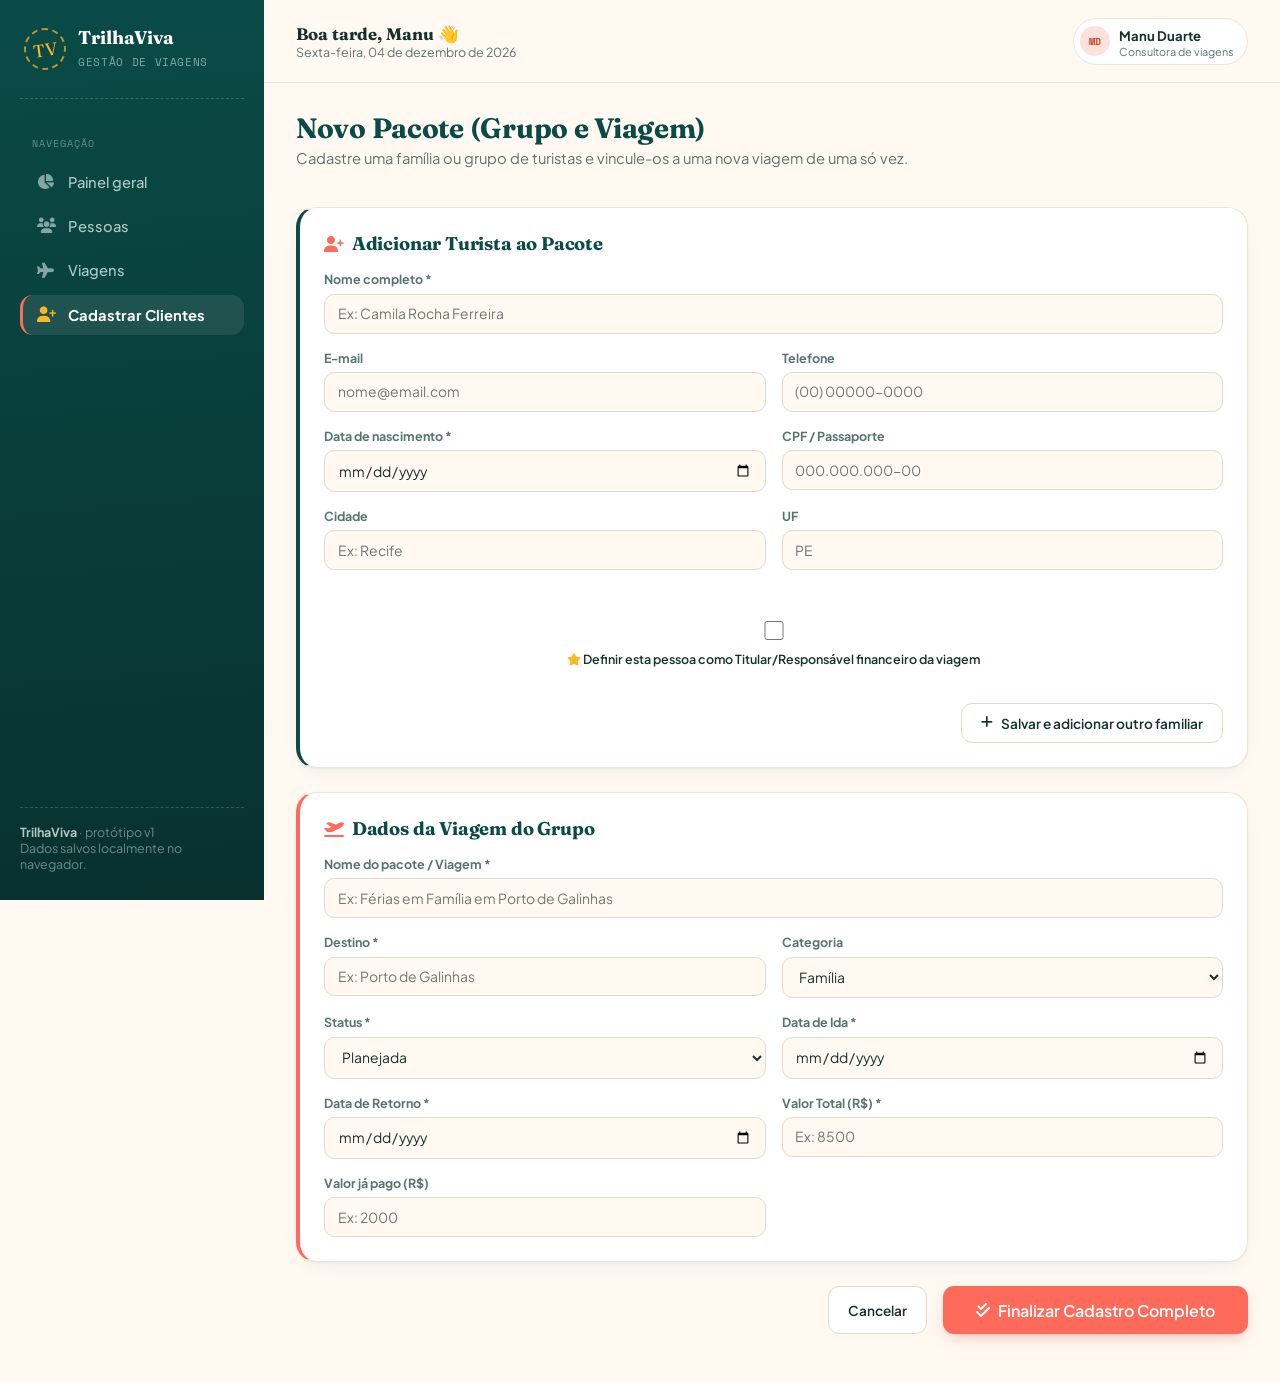
<file: cadastro_turista.html>
<!DOCTYPE html>
<html lang="pt-BR">
<head>
  <meta charset="UTF-8">
  <meta name="viewport" content="width=device-width, initial-scale=1.0">
  <title>Cadastro de Pacote · TrilhaViva</title>

  <link rel="preconnect" href="https://fonts.googleapis.com">
  <link href="https://fonts.googleapis.com/css2?family=Fraunces:ital,wght@0,300..900;1,300..900&family=Plus+Jakarta+Sans:wght@400;500;600;700;800&family=Space+Mono:wght@400;700&display=swap" rel="stylesheet">
  <link rel="stylesheet" href="https://cdnjs.cloudflare.com/ajax/libs/font-awesome/6.5.1/css/all.min.css">
  <link rel="stylesheet" href="style.css">
</head>
<body>

<div class="app-shell">

  <!-- ===================== SIDEBAR ===================== -->
  <aside class="sidebar" id="sidebar">
    <div class="sidebar-brand">
      <div class="brand-stamp">TV</div>
      <div class="sidebar-brand-text">
        <strong>TrilhaViva</strong>
        <small>Gestão de viagens</small>
      </div>
    </div>

    <nav class="sidebar-nav">
      <span class="sidebar-nav-label">Navegação</span>
      <a href="index.html" class="nav-item" data-nav="dashboard"><i class="fa-solid fa-chart-pie"></i> Painel geral</a>
      <a href="pessoas.html" class="nav-item" data-nav="pessoas"><i class="fa-solid fa-users"></i> Pessoas</a>
      <a href="viagens.html" class="nav-item" data-nav="viagens"><i class="fa-solid fa-plane"></i> Viagens</a>
      <a href="cadastro_turista.html" class="nav-item" data-nav="cadastro_turista"><i class="fa-solid fa-user-plus"></i> Cadastrar Clientes</a>
    </nav>

    <div class="sidebar-footer">
      <strong>TrilhaViva</strong> · protótipo v1<br>
      Dados salvos localmente no navegador.
    </div>
  </aside>
  <div id="sidebar-overlay"></div>

  <!-- ===================== CONTEÚDO ===================== -->
  <div class="main-content">

    <header class="topbar">
      <button class="mobile-menu-btn" id="mobile-menu-btn"><i class="fa-solid fa-bars"></i></button>

      <div class="topbar-greeting">
        <strong id="greeting-text">Olá 👋</strong>
        <small id="greeting-date"></small>
      </div>
      
      <!-- Espaçador -->
      <div style="flex:1;"></div>

      <div class="topbar-actions">
        <div class="user-chip">
          <span class="avatar-circle avatar-sm" style="background:#FFE1DC;color:#D8452F;">MD</span>
          <span>
            <strong>Manu Duarte</strong>
            <small>Consultora de viagens</small>
          </span>
        </div>
      </div>
    </header>

    <main class="page-content">

      <div class="page-header">
        <h1>Novo Pacote (Grupo e Viagem)</h1>
        <p>Cadastre uma família ou grupo de turistas e vincule-os a uma nova viagem de uma só vez.</p>
      </div>

      <form id="form-pacote">
        
        <!-- VISUALIZAÇÃO DO GRUPO TEMPORÁRIO -->
        <div id="grupo-adicionado" class="filter-chip-group" style="margin-bottom: 1rem;">
          <!-- Turistas adicionados aparecerão aqui -->
        </div>

        <!-- DADOS DO TURISTA -->
        <section class="panel" style="margin-bottom: 1.5rem; border-left: 4px solid var(--ocean-deep);">
          <h3 class="section-title"><i class="fa-solid fa-user-plus"></i> Adicionar Turista ao Pacote</h3>
          
          <div class="form-grid">
            <div class="form-field full">
              <label for="t-nome">Nome completo *</label>
              <input type="text" id="t-nome" placeholder="Ex: Camila Rocha Ferreira">
            </div>
            <div class="form-field">
              <label for="t-email">E-mail</label>
              <input type="email" id="t-email" placeholder="nome@email.com">
            </div>
            <div class="form-field">
              <label for="t-telefone">Telefone</label>
              <input type="text" id="t-telefone" placeholder="(00) 00000-0000">
            </div>
            <div class="form-field">
              <label for="t-nascimento">Data de nascimento *</label>
              <input type="date" id="t-nascimento">
            </div>
            <div class="form-field">
              <label for="t-documento">CPF / Passaporte</label>
              <input type="text" id="t-documento" placeholder="000.000.000-00">
            </div>
            <div class="form-field">
              <label for="t-cidade">Cidade</label>
              <input type="text" id="t-cidade" placeholder="Ex: Recife">
            </div>
            <div class="form-field">
              <label for="t-uf">UF</label>
              <input type="text" id="t-uf" maxlength="2" placeholder="PE" style="text-transform:uppercase;">
            </div>
            <div class="form-field full" style="display: flex; align-items: center; gap: 0.5rem; margin-top: 1rem; background: var(--bg-color); padding: 1rem; border-radius: 8px;">
              <input type="checkbox" id="t-responsavel" style="width: 1.2rem; height: 1.2rem; cursor: pointer;">
              <label for="t-responsavel" style="margin: 0; cursor: pointer; color: var(--text-dark); font-weight: 600;">
                <i class="fa-solid fa-star" style="color: #FFB627;"></i> Definir esta pessoa como Titular/Responsável financeiro da viagem
              </label>
            </div>
          </div>

          <div style="margin-top: 1.25rem; display: flex; justify-content: flex-end;">
            <button type="button" class="btn btn-secondary" id="btn-add-turista">
              <i class="fa-solid fa-plus"></i> Salvar e adicionar outro familiar
            </button>
          </div>
        </section>

        <!-- DADOS DA VIAGEM -->
        <section class="panel" style="margin-bottom: 1.5rem; border-left: 4px solid var(--coral);">
          <h3 class="section-title"><i class="fa-solid fa-plane-departure"></i> Dados da Viagem do Grupo</h3>
          
          <div class="form-grid">
            <div class="form-field full">
              <label for="v-nome">Nome do pacote / Viagem *</label>
              <input type="text" id="v-nome" required placeholder="Ex: Férias em Família em Porto de Galinhas">
            </div>
            <div class="form-field">
              <label for="v-destino">Destino *</label>
              <input type="text" id="v-destino" required placeholder="Ex: Porto de Galinhas">
            </div>
            <div class="form-field">
              <label for="v-categoria">Categoria</label>
              <select id="v-categoria">
                <option value="Praia">Praia</option>
                <option value="Aventura">Aventura</option>
                <option value="Família" selected>Família</option>
                <option value="Lua de Mel">Lua de Mel</option>
                <option value="Internacional">Internacional</option>
              </select>
            </div>
            <div class="form-field">
              <label for="v-status">Status *</label>
              <select id="v-status">
                <option value="Planejada" selected>Planejada</option>
                <option value="Confirmada">Confirmada</option>
                <option value="Em andamento">Em andamento</option>
                <option value="Concluída">Concluída</option>
                <option value="Cancelada">Cancelada</option>
              </select>
            </div>
            <div class="form-field">
              <label for="v-data-inicio">Data de Ida *</label>
              <input type="date" id="v-data-inicio" required>
            </div>
            <div class="form-field">
              <label for="v-data-fim">Data de Retorno *</label>
              <input type="date" id="v-data-fim" required>
            </div>
            <div class="form-field">
              <label for="v-valor">Valor Total (R$) *</label>
              <input type="number" id="v-valor" required placeholder="Ex: 8500">
            </div>
            <div class="form-field">
              <label for="v-pago">Valor já pago (R$)</label>
              <input type="number" id="v-pago" placeholder="Ex: 2000">
            </div>
          </div>
        </section>

        <!-- FINALIZAR -->
        <div style="display: flex; justify-content: flex-end; gap: 1rem;">
          <a href="index.html" class="btn btn-secondary">Cancelar</a>
          <button type="submit" class="btn btn-primary" style="padding: .8rem 2rem; font-size: 1rem;">
            <i class="fa-solid fa-check-double"></i> Finalizar Cadastro Completo
          </button>
        </div>

      </form>

    </main>
  </div>
</div>

<div id="toast-container"></div>

<script src="db.js"></script>
<script src="utils.js"></script>
<script src="layout.js"></script>
<script src="cadastro_turista.js"></script> <!-- Script que criaremos abaixo -->
<script>
  document.addEventListener('DOMContentLoaded', () => {
    initSidebarActiveState('cadastro_turista');
  });
</script>
</body>
</html>
</file>
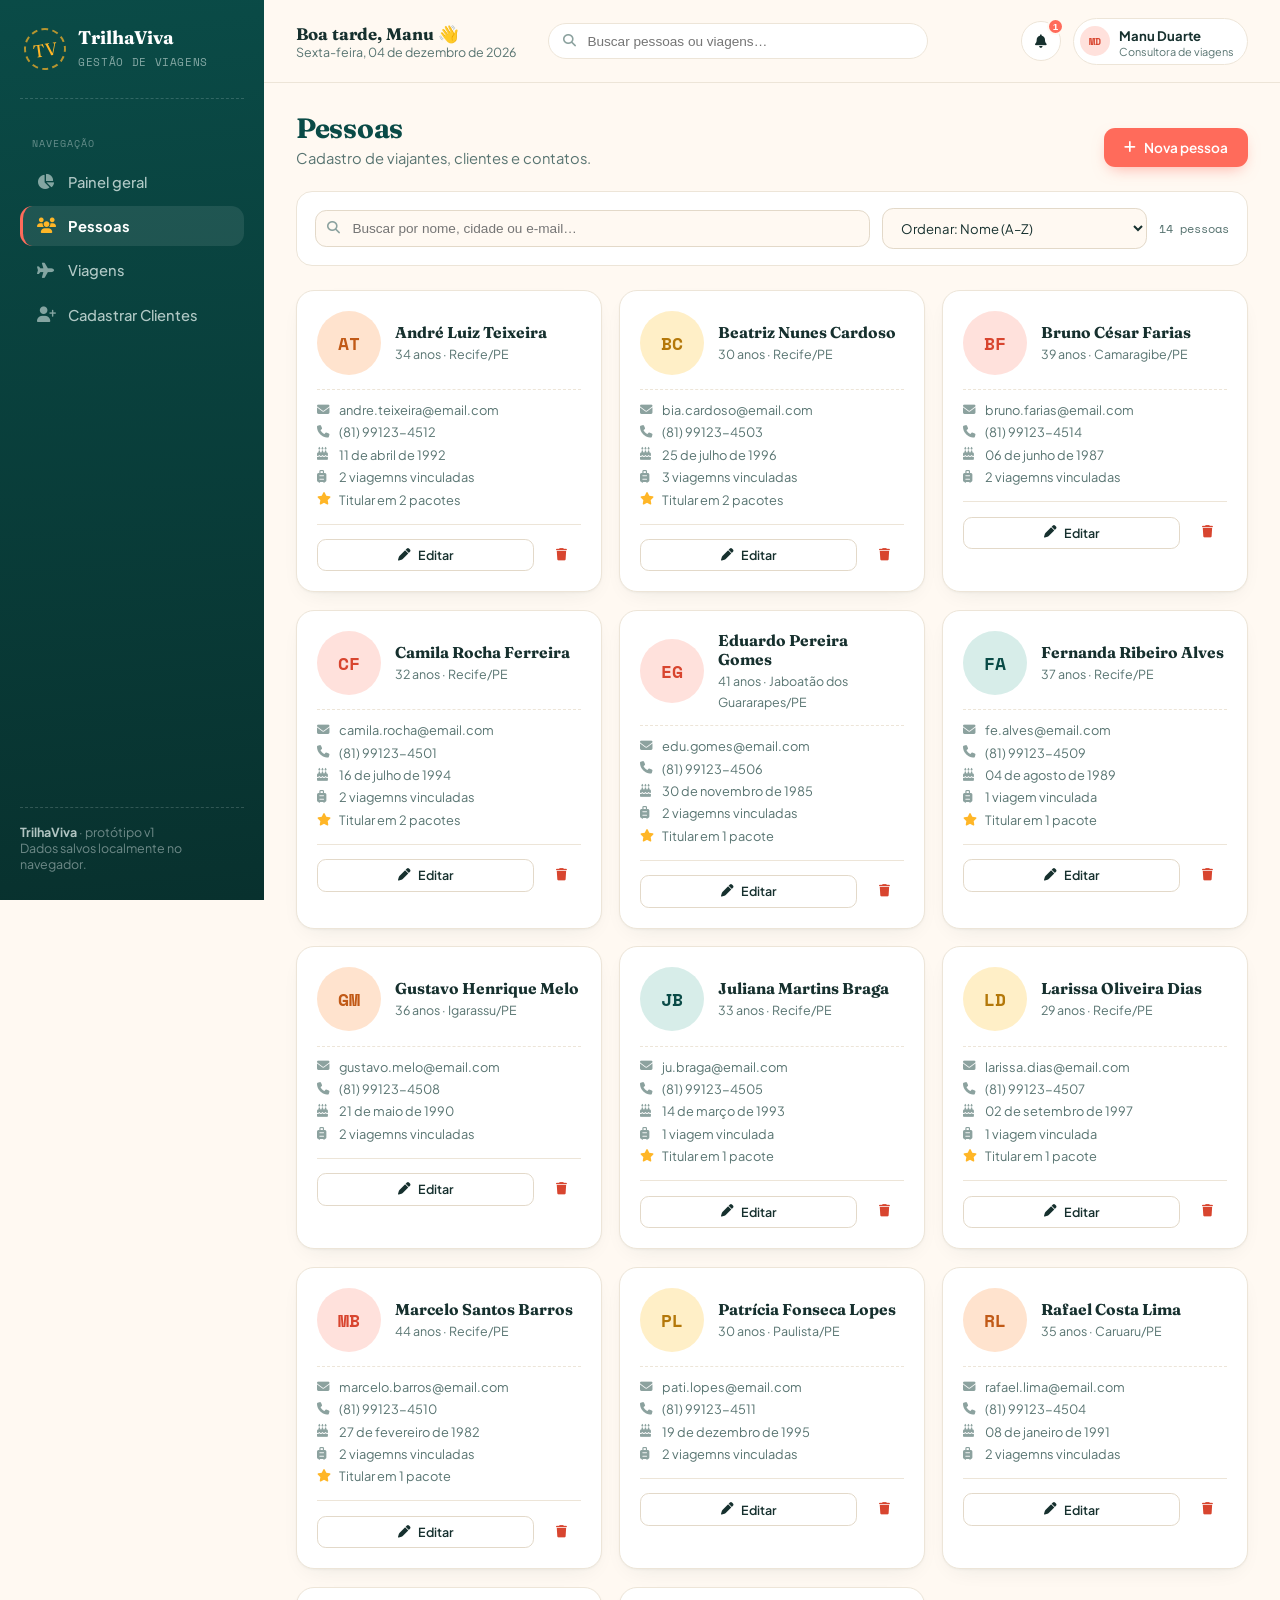
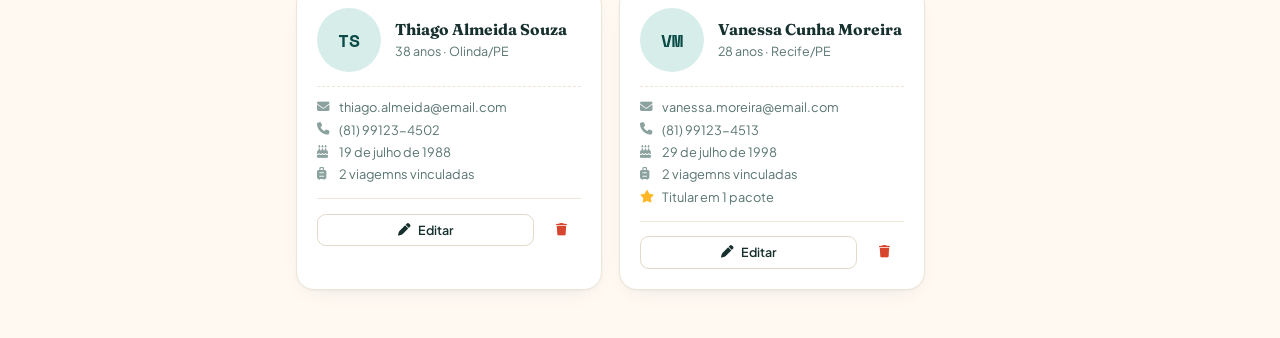
<file: pessoas.html>
<!DOCTYPE html>
<html lang="pt-BR">
<head>
<meta charset="UTF-8">
<meta name="viewport" content="width=device-width, initial-scale=1.0">
<title>Pessoas · TrilhaViva</title>

<link rel="preconnect" href="https://fonts.googleapis.com">
<link href="https://fonts.googleapis.com/css2?family=Fraunces:ital,wght@0,300..900;1,300..900&family=Plus+Jakarta+Sans:wght@400;500;600;700;800&family=Space+Mono:wght@400;700&display=swap" rel="stylesheet">
<link rel="stylesheet" href="https://cdnjs.cloudflare.com/ajax/libs/font-awesome/6.5.1/css/all.min.css">
<link rel="stylesheet" href="style.css">
</head>
<body>

<div class="app-shell">

  <!-- ===================== SIDEBAR ===================== -->
  <aside class="sidebar" id="sidebar">
    <div class="sidebar-brand">
      <div class="brand-stamp">TV</div>
      <div class="sidebar-brand-text">
        <strong>TrilhaViva</strong>
        <small>Gestão de viagens</small>
      </div>
    </div>

    <nav class="sidebar-nav">
        <span class="sidebar-nav-label">Navegação</span>
        <a href="index.html" class="nav-item" data-nav="dashboard"><i class="fa-solid fa-chart-pie"></i> Painel geral</a>
        <a href="pessoas.html" class="nav-item" data-nav="pessoas"><i class="fa-solid fa-users"></i> Pessoas</a>
        <a href="viagens.html" class="nav-item" data-nav="viagens"><i class="fa-solid fa-plane"></i> Viagens</a>
        <a href="cadastro_turista.html" class="nav-item" data-nav="cadastro_turista"><i class="fa-solid fa-user-plus"></i> Cadastrar Clientes</a>
    </nav>

    <div class="sidebar-footer">
      <strong>TrilhaViva</strong> · protótipo v1<br>
      Dados salvos localmente no navegador.
    </div>
  </aside>
  <div id="sidebar-overlay"></div>

  <!-- ===================== CONTEÚDO ===================== -->
  <div class="main-content">

    <header class="topbar">
      <button class="mobile-menu-btn" id="mobile-menu-btn"><i class="fa-solid fa-bars"></i></button>

      <div class="topbar-greeting">
        <strong id="greeting-text">Olá 👋</strong>
        <small id="greeting-date"></small>
      </div>

      <div class="topbar-search">
        <i class="fa-solid fa-magnifying-glass"></i>
        <input type="text" id="global-search" placeholder="Buscar pessoas ou viagens…">
      </div>

      <div class="topbar-actions">
        <div style="position:relative;">
          <button class="icon-btn" id="notif-bell-btn" aria-label="Notificações">
            <i class="fa-solid fa-bell"></i>
            <span class="notif-badge hidden" id="notif-badge">0</span>
          </button>
          <div class="notif-dropdown" id="notif-dropdown">
            <div class="notif-dropdown-header"><i class="fa-solid fa-cake-candles"></i> Próximos aniversários</div>
            <div class="notif-list" id="notif-list"></div>
          </div>
        </div>
        <div class="user-chip">
          <span class="avatar-circle avatar-sm" style="background:#FFE1DC;color:#D8452F;">MD</span>
          <span>
            <strong>Manu Duarte</strong>
            <small>Consultora de viagens</small>
          </span>
        </div>
      </div>
    </header>

    <main class="page-content">

      <div class="page-header" style="display:flex;align-items:flex-end;justify-content:space-between;gap:1rem;flex-wrap:wrap;">
        <div>
          <h1>Pessoas</h1>
          <p>Cadastro de viajantes, clientes e contatos.</p>
        </div>
        <button class="btn btn-primary" id="btn-nova-pessoa"><i class="fa-solid fa-plus"></i> Nova pessoa</button>
      </div>

      <!-- TOOLBAR -->
      <div class="toolbar">
        <div class="toolbar-search">
          <i class="fa-solid fa-magnifying-glass"></i>
          <input type="text" id="pessoas-busca" placeholder="Buscar por nome, cidade ou e-mail…">
        </div>
        <select id="pessoas-ordenar">
          <option value="nome">Ordenar: Nome (A–Z)</option>
          <option value="aniversario">Ordenar: Aniversário mais próximo</option>
          <option value="cidade">Ordenar: Cidade</option>
          <option value="recentes">Ordenar: Cadastro recente</option>
        </select>
        <span class="toolbar-count" id="pessoas-count"></span>
      </div>

      <!-- GRID -->
      <section class="pessoas-grid" id="pessoas-grid"></section>

    </main>
  </div>
</div>

<!-- ===================== MODAL: NOVA / EDITAR PESSOA ===================== -->
<div class="modal-overlay" id="pessoa-modal">
  <div class="modal-box">
    <div class="modal-header">
      <h3 id="pessoa-modal-title">Nova pessoa</h3>
      <button class="modal-close" data-close-modal="pessoa-modal"><i class="fa-solid fa-xmark"></i></button>
    </div>
    <form id="pessoa-form">
      <div class="modal-body">
        <div class="form-grid">
          <div class="form-field full">
            <label for="f-nome">Nome completo *</label>
            <input type="text" id="f-nome" required placeholder="Ex: Camila Rocha Ferreira">
          </div>
          <div class="form-field">
            <label for="f-email">E-mail</label>
            <input type="email" id="f-email" placeholder="nome@email.com">
          </div>
          <div class="form-field">
            <label for="f-telefone">Telefone</label>
            <input type="text" id="f-telefone" placeholder="(00) 00000-0000">
          </div>
          <div class="form-field">
            <label for="f-nascimento">Data de nascimento *</label>
            <input type="date" id="f-nascimento" required>
          </div>
          <div class="form-field">
            <label for="f-documento">CPF / Passaporte</label>
            <input type="text" id="f-documento" placeholder="000.000.000-00">
          </div>
          <div class="form-field">
            <label for="f-cidade">Cidade</label>
            <input type="text" id="f-cidade" placeholder="Ex: Recife">
          </div>
          <div class="form-field">
            <label for="f-uf">UF</label>
            <input type="text" id="f-uf" maxlength="2" placeholder="PE" style="text-transform:uppercase;">
          </div>
          <div class="form-field full">
            <label>Cor do avatar</label>
            <div style="display:flex;gap:.6rem;" id="f-avatar-color-group">
              <label class="checkbox-person" style="padding:0;"><input type="radio" name="avatarColor" value="teal" checked> <span class="avatar-circle avatar-sm" style="background:#D7EDE9;color:#0A4B47;">Aa</span></label>
              <label class="checkbox-person" style="padding:0;"><input type="radio" name="avatarColor" value="coral"> <span class="avatar-circle avatar-sm" style="background:#FFE1DC;color:#D8452F;">Aa</span></label>
              <label class="checkbox-person" style="padding:0;"><input type="radio" name="avatarColor" value="yellow"> <span class="avatar-circle avatar-sm" style="background:#FFEFC7;color:#B4780A;">Aa</span></label>
              <label class="checkbox-person" style="padding:0;"><input type="radio" name="avatarColor" value="papaya"> <span class="avatar-circle avatar-sm" style="background:#FFE3CE;color:#C15A17;">Aa</span></label>
            </div>
          </div>
          <div class="form-field full">
            <label for="f-observacoes">Observações</label>
            <textarea id="f-observacoes" placeholder="Preferências, restrições alimentares, documentos pendentes…"></textarea>
          </div>
        </div>
      </div>
      <div class="modal-footer" style="justify-content: space-between;">
        <button type="button" class="btn btn-secondary" data-close-modal="pessoa-modal">Cancelar</button>
        <div style="display: flex; gap: 0.5rem;">
          <button type="button" class="btn btn-secondary" id="btn-salvar-adicionar">
            <i class="fa-solid fa-plus"></i> Salvar e adicionar outra
          </button>
          <button type="submit" class="btn btn-primary" id="btn-salvar-fechar">
            <i class="fa-solid fa-check"></i> Salvar e fechar
          </button>
        </div>
      </div>
    </form>
  </div>
</div>

<!-- ===================== MODAL: CONFIRMAR EXCLUSÃO ===================== -->
<div class="modal-overlay" id="confirm-modal">
  <div class="modal-box" style="max-width:400px;">
    <div class="modal-body" style="text-align:center;padding-top:1.8rem;">
      <i class="fa-solid fa-triangle-exclamation" style="font-size:1.8rem;color:var(--coral);"></i>
      <h3 style="margin:.8rem 0 .3rem;">Remover pessoa?</h3>
      <p style="color:var(--ink-soft);font-size:.85rem;" id="confirm-modal-text">Essa ação não pode ser desfeita e ela será removida de qualquer viagem vinculada.</p>
    </div>
    <div class="modal-footer" style="justify-content:center;">
      <button class="btn btn-secondary" data-close-modal="confirm-modal">Cancelar</button>
      <button class="btn btn-primary" id="confirm-modal-btn" style="background:var(--coral-dark);">Remover</button>
    </div>
  </div>
</div>

<div id="toast-container"></div>

<script src="db.js"></script>
<script src="utils.js"></script>
<script src="layout.js"></script>
<script src="pessoas.js"></script>
<script>
  document.addEventListener('DOMContentLoaded', () => {
    initSidebarActiveState('pessoas');
  });
</script>
</body>
</html>
</file>
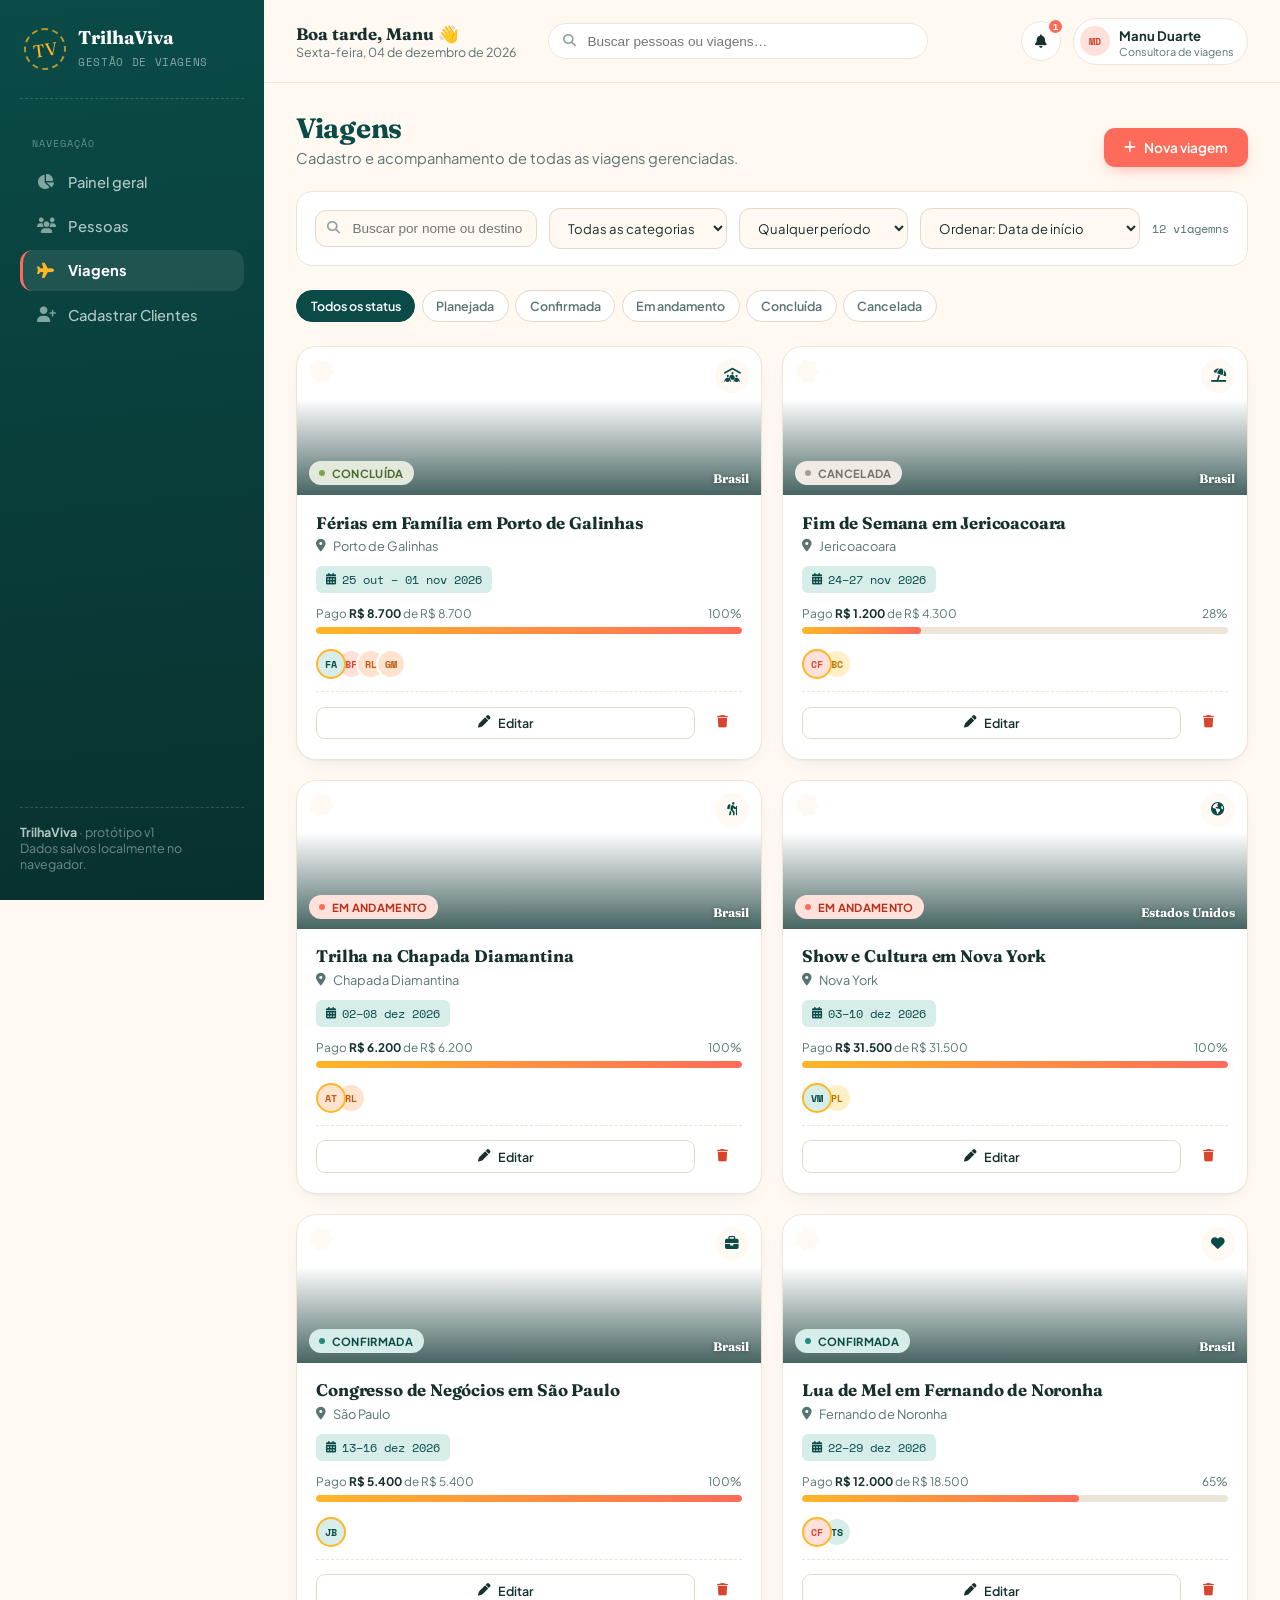
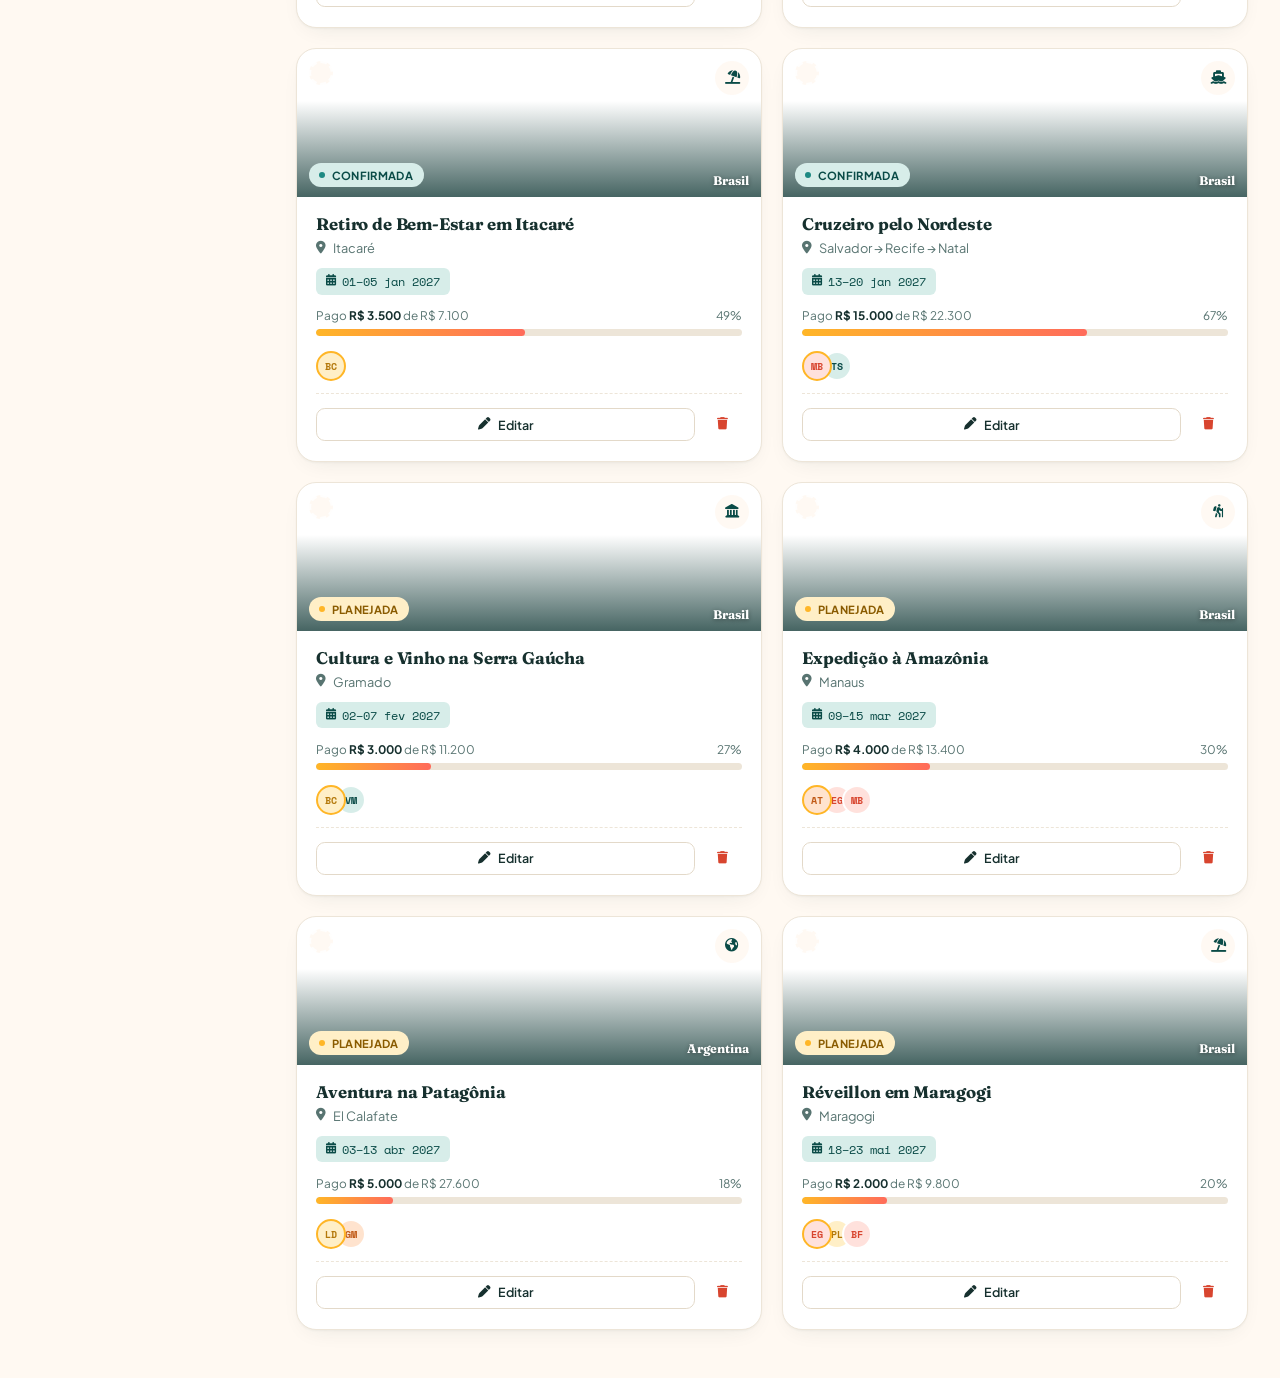
<file: viagens.html>
<!DOCTYPE html>
<html lang="pt-BR">
<head>
<meta charset="UTF-8">
<meta name="viewport" content="width=device-width, initial-scale=1.0">
<title>Viagens · TrilhaViva</title>

<link rel="preconnect" href="https://fonts.googleapis.com">
<link href="https://fonts.googleapis.com/css2?family=Fraunces:ital,wght@0,300..900;1,300..900&family=Plus+Jakarta+Sans:wght@400;500;600;700;800&family=Space+Mono:wght@400;700&display=swap" rel="stylesheet">
<link rel="stylesheet" href="https://cdnjs.cloudflare.com/ajax/libs/font-awesome/6.5.1/css/all.min.css">
<link rel="stylesheet" href="style.css">
</head>
<body>

<div class="app-shell">

  <!-- ===================== SIDEBAR ===================== -->
  <aside class="sidebar" id="sidebar">
    <div class="sidebar-brand">
      <div class="brand-stamp">TV</div>
      <div class="sidebar-brand-text">
        <strong>TrilhaViva</strong>
        <small>Gestão de viagens</small>
      </div>
    </div>

    <nav class="sidebar-nav">
      <span class="sidebar-nav-label">Navegação</span>
      <a href="index.html" class="nav-item" data-nav="dashboard"><i class="fa-solid fa-chart-pie"></i> Painel geral</a>
      <a href="pessoas.html" class="nav-item" data-nav="pessoas"><i class="fa-solid fa-users"></i> Pessoas</a>
      <a href="viagens.html" class="nav-item" data-nav="viagens"><i class="fa-solid fa-plane"></i> Viagens</a>
      <a href="cadastro_turista.html" class="nav-item" data-nav="cadastro_turista"><i class="fa-solid fa-user-plus"></i> Cadastrar Clientes</a>
    </nav>

    <div class="sidebar-footer">
      <strong>TrilhaViva</strong> · protótipo v1<br>
      Dados salvos localmente no navegador.
    </div>
  </aside>
  <div id="sidebar-overlay"></div>

  <!-- ===================== CONTEÚDO ===================== -->
  <div class="main-content">

    <header class="topbar">
      <button class="mobile-menu-btn" id="mobile-menu-btn"><i class="fa-solid fa-bars"></i></button>

      <div class="topbar-greeting">
        <strong id="greeting-text">Olá 👋</strong>
        <small id="greeting-date"></small>
      </div>

      <div class="topbar-search">
        <i class="fa-solid fa-magnifying-glass"></i>
        <input type="text" id="global-search" placeholder="Buscar pessoas ou viagens…">
      </div>

      <div class="topbar-actions">
        <div style="position:relative;">
          <button class="icon-btn" id="notif-bell-btn" aria-label="Notificações">
            <i class="fa-solid fa-bell"></i>
            <span class="notif-badge hidden" id="notif-badge">0</span>
          </button>
          <div class="notif-dropdown" id="notif-dropdown">
            <div class="notif-dropdown-header"><i class="fa-solid fa-cake-candles"></i> Próximos aniversários</div>
            <div class="notif-list" id="notif-list"></div>
          </div>
        </div>
        <div class="user-chip">
          <span class="avatar-circle avatar-sm" style="background:#FFE1DC;color:#D8452F;">MD</span>
          <span>
            <strong>Manu Duarte</strong>
            <small>Consultora de viagens</small>
          </span>
        </div>
      </div>
    </header>

    <main class="page-content">

      <div class="page-header" style="display:flex;align-items:flex-end;justify-content:space-between;gap:1rem;flex-wrap:wrap;">
        <div>
          <h1>Viagens</h1>
          <p>Cadastro e acompanhamento de todas as viagens gerenciadas.</p>
        </div>
        <button class="btn btn-primary" id="btn-nova-viagem"><i class="fa-solid fa-plus"></i> Nova viagem</button>
      </div>

      <!-- TOOLBAR -->
      <div class="toolbar">
        <div class="toolbar-search">
          <i class="fa-solid fa-magnifying-glass"></i>
          <input type="text" id="viagens-busca" placeholder="Buscar por nome ou destino…">
        </div>
        <select id="viagens-categoria">
          <option value="">Todas as categorias</option>
        </select>
        <select id="viagens-periodo">
          <option value="todas">Qualquer período</option>
          <option value="futuras">Futuras</option>
          <option value="mes">Iniciando este mês</option>
          <option value="passadas">Já finalizadas</option>
        </select>
        <select id="viagens-ordenar">
          <option value="data">Ordenar: Data de início</option>
          <option value="valor">Ordenar: Maior valor</option>
          <option value="nome">Ordenar: Nome (A–Z)</option>
          <option value="recentes">Ordenar: Cadastro recente</option>
        </select>
        <span class="toolbar-count" id="viagens-count"></span>
      </div>

      <div class="filter-chip-group" id="status-chip-group" style="margin-bottom:1.5rem;">
        <span class="filter-chip chip-active" data-status="">Todos os status</span>
        <span class="filter-chip" data-status="Planejada">Planejada</span>
        <span class="filter-chip" data-status="Confirmada">Confirmada</span>
        <span class="filter-chip" data-status="Em andamento">Em andamento</span>
        <span class="filter-chip" data-status="Concluída">Concluída</span>
        <span class="filter-chip" data-status="Cancelada">Cancelada</span>
      </div>

      <!-- GRID -->
      <section class="viagens-grid" id="viagens-grid"></section>

    </main>
  </div>
</div>

<!-- ===================== MODAL: NOVA / EDITAR VIAGEM ===================== -->
<div class="modal-overlay" id="viagem-modal">
  <div class="modal-box modal-wide">
    <div class="modal-header">
      <h3 id="viagem-modal-title">Nova viagem</h3>
      <button class="modal-close" data-close-modal="viagem-modal"><i class="fa-solid fa-xmark"></i></button>
    </div>
    <form id="viagem-form">
      <div class="modal-body">
        <div class="form-grid">
          <div class="form-field full">
            <label for="v-nome">Nome da viagem *</label>
            <input type="text" id="v-nome" required placeholder="Ex: Lua de Mel em Fernando de Noronha">
          </div>
          <div class="form-field">
            <label for="v-destino">Destino *</label>
            <input type="text" id="v-destino" required placeholder="Ex: Fernando de Noronha">
          </div>
          <div class="form-field">
            <label for="v-pais">País</label>
            <input type="text" id="v-pais" placeholder="Brasil" value="Brasil">
          </div>
          <div class="form-field">
            <label for="v-categoria">Categoria</label>
            <select id="v-categoria">
              <option>Praia</option>
              <option>Aventura</option>
              <option>Cultural</option>
              <option>Cruzeiro</option>
              <option>Internacional</option>
              <option>Negócios</option>
              <option>Lua de Mel</option>
              <option>Família</option>
            </select>
          </div>
          <div class="form-field">
            <label for="v-status">Status</label>
            <select id="v-status">
              <option>Planejada</option>
              <option>Confirmada</option>
              <option>Em andamento</option>
              <option>Concluída</option>
              <option>Cancelada</option>
            </select>
          </div>
          <div class="form-field">
            <label for="v-inicio">Data de início *</label>
            <input type="date" id="v-inicio" required>
          </div>
          <div class="form-field">
            <label for="v-fim">Data de fim *</label>
            <input type="date" id="v-fim" required>
          </div>
          <div class="form-field">
            <label for="v-valor-total">Valor total (R$)</label>
            <input type="number" id="v-valor-total" min="0" step="50" placeholder="0">
          </div>
          <div class="form-field">
            <label for="v-valor-pago">Valor já pago (R$)</label>
            <input type="number" id="v-valor-pago" min="0" step="50" placeholder="0">
          </div>
          
          <!-- NOVO CAMPO: RESPONSÁVEL -->
          <div class="form-field full" style="background: #FFF9F2; padding: 1rem; border-radius: 8px; border: 1px dashed #FFB627;">
            <label for="v-responsavel"><i class="fa-solid fa-star" style="color: #FFB627;"></i> Responsável Financeiro / Titular</label>
            <select id="v-responsavel">
              <!-- As opções serão geradas pelo JavaScript -->
            </select>
            <small style="color: var(--ink-soft); font-size: 0.75rem; margin-top: 0.3rem;">O titular será automaticamente incluído como participante da viagem.</small>
          </div>

          <div class="form-field full">
            <label>Outros Participantes</label>
            <div class="checkbox-people-grid" id="v-participantes-grid"></div>
          </div>
          <div class="form-field full">
            <label for="v-observacoes">Observações</label>
            <textarea id="v-observacoes" placeholder="Detalhes do pacote, hospedagem, restrições…"></textarea>
          </div>
        </div>
      </div>
      <div class="modal-footer">
        <button type="button" class="btn btn-secondary" data-close-modal="viagem-modal">Cancelar</button>
        <button type="submit" class="btn btn-primary"><i class="fa-solid fa-check"></i> Salvar viagem</button>
      </div>
    </form>
  </div>
</div>

<!-- ===================== MODAL: CONFIRMAR EXCLUSÃO ===================== -->
<div class="modal-overlay" id="confirm-modal">
  <div class="modal-box" style="max-width:400px;">
    <div class="modal-body" style="text-align:center;padding-top:1.8rem;">
      <i class="fa-solid fa-triangle-exclamation" style="font-size:1.8rem;color:var(--coral);"></i>
      <h3 style="margin:.8rem 0 .3rem;">Remover viagem?</h3>
      <p style="color:var(--ink-soft);font-size:.85rem;" id="confirm-modal-text">Essa ação não pode ser desfeita.</p>
    </div>
    <div class="modal-footer" style="justify-content:center;">
      <button class="btn btn-secondary" data-close-modal="confirm-modal">Cancelar</button>
      <button class="btn btn-primary" id="confirm-modal-btn" style="background:var(--coral-dark);">Remover</button>
    </div>
  </div>
</div>

<div id="toast-container"></div>

<script src="db.js"></script>
<script src="utils.js"></script>
<script src="layout.js"></script>
<script src="viagens.js"></script>
<script>
  document.addEventListener('DOMContentLoaded', () => {
    initSidebarActiveState('viagens');
  });
</script>
</body>
</html>
</file>
<file: style.css>
/* ============================================================
   STYLE.CSS — Sistema visual "TrilhaViva"
   Paleta: golden hour tropical | Tipografia: Fraunces + Plus
   Jakarta Sans + Space Mono | Assinatura: documentos de viagem
   (bilhete perfurado, etiqueta de bagagem, selo postal)
   ============================================================ */

:root {
  --ocean-deep: #0A4B47;
  --ocean-deep-2: #0E5B56;
  --ocean-deep-light: #12615C;
  --ocean-mist: #D7EDE9;
  --coral: #FF6B5B;
  --coral-dark: #D8452F;
  --golden: #FFB627;
  --golden-dark: #8A5B00;
  --papaya: #FF9052;
  --cream: #FFF9F2;
  --paper: #FFFFFF;
  --ink: #16302E;
  --ink-soft: #587471;
  --ink-faint: #8CA29F;
  --border-soft: #EDE5D8;
  --border-soft-2: #E3D9C9;
  --sidebar-width: 264px;
  --shadow-card: 0 1px 2px rgba(22,48,46,.04), 0 8px 24px -12px rgba(22,48,46,.12);
  --shadow-card-hover: 0 4px 8px rgba(22,48,46,.06), 0 16px 32px -12px rgba(22,48,46,.18);
  --shadow-pop: 0 20px 60px -12px rgba(10,75,71,.35);
}

* { box-sizing: border-box; }

html { scroll-behavior: smooth; }

body {
  margin: 0;
  background: var(--cream);
  color: var(--ink);
  font-family: 'Plus Jakarta Sans', sans-serif;
  -webkit-font-smoothing: antialiased;
}

h1, h2, h3, h4, .font-display {
  font-family: 'Fraunces', serif;
  letter-spacing: -0.01em;
}

.font-mono { font-family: 'Space Mono', monospace; }

::selection { background: var(--golden); color: var(--ink); }

/* ---------- Scrollbar ---------- */
::-webkit-scrollbar { width: 10px; height: 10px; }
::-webkit-scrollbar-track { background: transparent; }
::-webkit-scrollbar-thumb { background: var(--border-soft-2); border-radius: 999px; border: 2px solid var(--cream); }
::-webkit-scrollbar-thumb:hover { background: var(--ink-faint); }

/* ---------- Focus visível (acessibilidade) ---------- */
a:focus-visible, button:focus-visible, input:focus-visible, select:focus-visible, textarea:focus-visible {
  outline: 2px solid var(--coral);
  outline-offset: 2px;
}

/* ============================================================
   LAYOUT GERAL
   ============================================================ */
.app-shell { display: flex; min-height: 100vh; }

.main-content {
  flex: 1;
  min-width: 0;
  margin-left: var(--sidebar-width);
  display: flex;
  flex-direction: column;
}

/* ============================================================
   SIDEBAR
   ============================================================ */
.sidebar {
  position: fixed;
  top: 0; left: 0; bottom: 0;
  width: var(--sidebar-width);
  background: linear-gradient(175deg, var(--ocean-deep) 0%, #08312E 100%);
  color: #EAF5F3;
  display: flex;
  flex-direction: column;
  padding: 1.75rem 1.25rem;
  z-index: 40;
  transition: transform .3s ease;
}

.sidebar-brand {
  display: flex;
  align-items: center;
  gap: .75rem;
  padding: 0 .25rem 1.75rem;
  margin-bottom: 1.25rem;
  border-bottom: 1px dashed rgba(234,245,243,.18);
}

.brand-stamp {
  width: 42px; height: 42px;
  border-radius: 50%;
  border: 2px dashed rgba(255,182,39,.7);
  display: flex; align-items: center; justify-content: center;
  flex-shrink: 0;
  transform: rotate(-8deg);
  color: var(--golden);
  font-family: 'Fraunces', serif;
  font-size: 1.1rem;
}

.sidebar-brand-text strong {
  display: block;
  font-family: 'Fraunces', serif;
  font-size: 1.15rem;
  line-height: 1.1;
  color: #fff;
}
.sidebar-brand-text small {
  color: rgba(234,245,243,.55);
  font-size: .68rem;
  letter-spacing: .06em;
  text-transform: uppercase;
  font-family: 'Space Mono', monospace;
}

.sidebar-nav { display: flex; flex-direction: column; gap: .25rem; flex: 1; }
.sidebar-nav-label {
  font-family: 'Space Mono', monospace;
  font-size: .65rem;
  letter-spacing: .1em;
  text-transform: uppercase;
  color: rgba(234,245,243,.4);
  padding: 1rem .75rem .4rem;
}

.nav-item {
  display: flex;
  align-items: center;
  gap: .85rem;
  padding: .7rem .85rem;
  border-radius: .8rem;
  color: rgba(234,245,243,.75);
  text-decoration: none;
  font-size: .92rem;
  font-weight: 500;
  border-left: 3px solid transparent;
  transition: background .15s ease, color .15s ease;
}
.nav-item i { width: 18px; text-align: center; font-size: .95rem; color: rgba(234,245,243,.55); }
.nav-item:hover { background: rgba(255,255,255,.06); color: #fff; }
.nav-item.nav-active {
  background: rgba(255,255,255,.09);
  color: #fff;
  border-left-color: var(--coral);
  font-weight: 700;
}
.nav-item.nav-active i { color: var(--golden); }

.sidebar-footer {
  border-top: 1px dashed rgba(234,245,243,.18);
  padding-top: 1rem;
  margin-top: 1rem;
  font-size: .78rem;
  color: rgba(234,245,243,.45);
}
.sidebar-footer strong { color: rgba(234,245,243,.75); }

#sidebar-overlay {
  display: none;
  position: fixed; inset: 0;
  background: rgba(10,20,19,.45);
  z-index: 35;
}

/* ============================================================
   TOPBAR
   ============================================================ */
.topbar {
  position: sticky;
  top: 0;
  z-index: 30;
  background: rgba(255,249,242,.88);
  backdrop-filter: blur(10px);
  border-bottom: 1px solid var(--border-soft);
  padding: 1.1rem 2rem;
  display: flex;
  align-items: center;
  gap: 1rem;
}

.mobile-menu-btn {
  display: none;
  background: var(--paper);
  border: 1px solid var(--border-soft);
  border-radius: .6rem;
  width: 38px; height: 38px;
  align-items: center; justify-content: center;
  color: var(--ink);
}

.topbar-greeting strong { font-family: 'Fraunces', serif; font-size: 1.05rem; }
.topbar-greeting small { display: block; color: var(--ink-soft); font-size: .78rem; }

.topbar-search {
  flex: 1;
  max-width: 380px;
  position: relative;
  margin-left: 1rem;
}
.topbar-search input {
  width: 100%;
  padding: .6rem 1rem .6rem 2.4rem;
  border-radius: 999px;
  border: 1px solid var(--border-soft);
  background: var(--paper);
  font-size: .85rem;
  color: var(--ink);
}
.topbar-search input:focus { border-color: var(--coral); outline: none; }
.topbar-search i {
  position: absolute; left: .95rem; top: 50%; transform: translateY(-50%);
  color: var(--ink-faint); font-size: .8rem;
}

.topbar-actions { display: flex; align-items: center; gap: .75rem; margin-left: auto; }

.icon-btn {
  position: relative;
  width: 40px; height: 40px;
  border-radius: 50%;
  border: 1px solid var(--border-soft);
  background: var(--paper);
  color: var(--ink);
  display: flex; align-items: center; justify-content: center;
  cursor: pointer;
}
.icon-btn:hover { border-color: var(--coral); color: var(--coral); }

.notif-badge {
  position: absolute; top: -4px; right: -4px;
  background: var(--coral);
  color: #fff;
  font-size: .62rem;
  font-weight: 700;
  min-width: 17px; height: 17px;
  border-radius: 999px;
  display: flex; align-items: center; justify-content: center;
  padding: 0 3px;
  border: 2px solid var(--cream);
}
.notif-badge.hidden { display: none; }
.badge-pulse { animation: pulse-badge 1.8s ease-in-out infinite; }
@keyframes pulse-badge { 0%,100%{ transform: scale(1);} 50%{ transform: scale(1.18);} }

.user-chip {
  display: flex; align-items: center; gap: .6rem;
  padding: .35rem .8rem .35rem .35rem;
  background: var(--paper);
  border: 1px solid var(--border-soft);
  border-radius: 999px;
}
.user-chip strong { font-size: .82rem; }
.user-chip small { display: block; font-size: .68rem; color: var(--ink-soft); }

/* ---------- Dropdown de notificações ---------- */
.notif-dropdown {
  position: absolute;
  top: 56px; right: 2rem;
  width: 320px;
  background: var(--paper);
  border: 1px solid var(--border-soft);
  border-radius: 1rem;
  box-shadow: var(--shadow-pop);
  z-index: 50;
  opacity: 0;
  transform: translateY(-8px);
  pointer-events: none;
  transition: all .18s ease;
  overflow: hidden;
}
.notif-dropdown.dropdown-visible { opacity: 1; transform: translateY(0); pointer-events: auto; }
.notif-dropdown-header {
  padding: .9rem 1.1rem;
  border-bottom: 1px dashed var(--border-soft);
  font-family: 'Fraunces', serif;
  font-size: .95rem;
  background: var(--ocean-mist);
  color: var(--ocean-deep);
}
.notif-list { max-height: 340px; overflow-y: auto; }
.notif-item {
  display: flex; align-items: center; gap: .7rem;
  padding: .7rem 1.1rem;
  text-decoration: none;
  color: var(--ink);
  border-bottom: 1px solid var(--border-soft);
}
.notif-item:hover { background: var(--cream); }
.notif-item-text { display: flex; flex-direction: column; font-size: .8rem; }
.notif-item-text strong { font-size: .84rem; }
.notif-item-text small { color: var(--ink-soft); }
.notif-empty { padding: 1.5rem 1.1rem; text-align: center; color: var(--ink-soft); font-size: .85rem; }

/* ============================================================
   AVATARES
   ============================================================ */
.avatar-circle {
  display: inline-flex; align-items: center; justify-content: center;
  border-radius: 50%;
  font-family: 'Space Mono', monospace;
  font-weight: 700;
  flex-shrink: 0;
}
.avatar-sm { width: 30px; height: 30px; font-size: .65rem; }
.avatar-md { width: 44px; height: 44px; font-size: .85rem; }
.avatar-lg { width: 64px; height: 64px; font-size: 1.15rem; }
.avatar-stack { display: flex; }
.avatar-stack .avatar-circle { border: 2px solid var(--paper); margin-left: -10px; }
.avatar-stack .avatar-circle:first-child { margin-left: 0; }

/* ============================================================
   PÁGINA / SEÇÕES
   ============================================================ */
.page-content { padding: 1.75rem 2rem 3rem; }
.page-header { margin-bottom: 1.5rem; }
.page-header h1 { font-size: 1.75rem; margin: 0 0 .25rem; color: var(--ocean-deep); }
.page-header p { margin: 0; color: var(--ink-soft); font-size: .92rem; }

.section-title {
  font-family: 'Fraunces', serif;
  font-size: 1.15rem;
  color: var(--ocean-deep);
  display: flex;
  align-items: center;
  gap: .5rem;
  margin: 0 0 1rem;
}
.section-title i { color: var(--coral); font-size: 1rem; }

/* ============================================================
   BOTÕES
   ============================================================ */
.btn {
  display: inline-flex; align-items: center; justify-content: center; gap: .5rem;
  font-family: 'Plus Jakarta Sans', sans-serif;
  font-weight: 600;
  font-size: .85rem;
  padding: .65rem 1.2rem;
  border-radius: .7rem;
  border: 1px solid transparent;
  cursor: pointer;
  transition: transform .1s ease, box-shadow .15s ease, background .15s ease;
  text-decoration: none;
}
.btn:active { transform: scale(.97); }
.btn-primary { background: var(--coral); color: #fff; box-shadow: 0 6px 16px -6px rgba(255,107,91,.6); }
.btn-primary:hover { background: var(--coral-dark); }
.btn-secondary { background: var(--paper); color: var(--ink); border-color: var(--border-soft-2); }
.btn-secondary:hover { border-color: var(--coral); color: var(--coral); }
.btn-ghost { background: transparent; color: var(--ink-soft); }
.btn-ghost:hover { background: var(--ocean-mist); color: var(--ocean-deep); }
.btn-danger-ghost { background: transparent; color: var(--coral-dark); }
.btn-danger-ghost:hover { background: #FFE1DC; }
.btn-sm { padding: .45rem .8rem; font-size: .78rem; border-radius: .55rem; }
.btn-icon { width: 38px; height: 38px; padding: 0; border-radius: .6rem; }

/* ============================================================
   STAT TICKET (assinatura visual — bilhete de embarque)
   ============================================================ */
.stats-grid {
  display: grid;
  grid-template-columns: repeat(4, 1fr);
  gap: 1.1rem;
  margin-bottom: 1.75rem;
}
.stat-ticket {
  position: relative;
  background: var(--paper);
  border: 1px solid var(--border-soft);
  border-radius: 18px;
  padding: 1.4rem 1.5rem 1.2rem;
  box-shadow: var(--shadow-card);
  overflow: hidden;
  transition: box-shadow .2s ease, transform .2s ease;
}
.stat-ticket:hover { box-shadow: var(--shadow-card-hover); transform: translateY(-2px); }
.stat-ticket::before, .stat-ticket::after {
  content: "";
  position: absolute;
  width: 20px; height: 20px;
  background: var(--cream);
  border-radius: 50%;
  top: 50%;
  transform: translateY(-50%);
  border: 1px solid var(--border-soft);
}
.stat-ticket::before { left: -11px; }
.stat-ticket::after { right: -11px; }

.stat-ticket-top { display: flex; align-items: center; justify-content: space-between; margin-bottom: .9rem; }
.stat-icon-badge {
  width: 38px; height: 38px;
  border-radius: 10px;
  display: flex; align-items: center; justify-content: center;
  font-size: .95rem;
}
.stat-trend {
  font-family: 'Space Mono', monospace;
  font-size: .7rem;
  padding: .2rem .5rem;
  border-radius: 999px;
  font-weight: 700;
}
.stat-trend.up { background: #E4E9DD; color: #4C6B2F; }
.stat-trend.warn { background: #FFEFC7; color: var(--golden-dark); }
.stat-trend.info { background: var(--ocean-mist); color: var(--ocean-deep); }

.stat-ticket-value { font-family: 'Fraunces', serif; font-size: 2.1rem; line-height: 1; color: var(--ink); }
.stat-ticket-label { font-size: .82rem; color: var(--ink-soft); margin-top: .3rem; }

.stat-ticket-perf {
  border-top: 2px dashed var(--border-soft);
  margin: .9rem 0 .6rem;
}
.stat-ticket-code {
  font-family: 'Space Mono', monospace;
  font-size: .68rem;
  letter-spacing: .05em;
  color: var(--ink-faint);
  text-transform: uppercase;
}

/* ============================================================
   CARDS GERAIS / PAINÉIS
   ============================================================ */
.panel {
  background: var(--paper);
  border: 1px solid var(--border-soft);
  border-radius: 20px;
  padding: 1.5rem;
  box-shadow: var(--shadow-card);
}

.dashboard-grid {
  display: grid;
  grid-template-columns: 1.4fr 1fr;
  gap: 1.25rem;
  margin-bottom: 1.25rem;
}

.widgets-grid {
  display: grid;
  grid-template-columns: 1fr 1fr;
  gap: 1.25rem;
}

/* ---------- Postal / selo (widget de aniversários) ---------- */
.postcard-item {
  display: flex; align-items: center; gap: .85rem;
  padding: .75rem 0;
  border-bottom: 1px dashed var(--border-soft);
}
.postcard-item:last-child { border-bottom: none; }
.postmark {
  font-family: 'Space Mono', monospace;
  font-size: .65rem;
  text-transform: uppercase;
  letter-spacing: .04em;
  padding: .3rem .55rem;
  border-radius: 6px;
  border: 1.5px dashed;
  transform: rotate(-3deg);
  white-space: nowrap;
  margin-left: auto;
}
.postmark.today { color: var(--coral-dark); border-color: var(--coral); background: #FFF1EE; }
.postmark.soon { color: var(--golden-dark); border-color: var(--golden); background: #FFF8E6; }
.postmark.later { color: var(--ink-soft); border-color: var(--border-soft-2); background: var(--cream); }

/* ---------- Lista próximas viagens ---------- */
.trip-mini {
  display: flex; align-items: center; gap: .85rem;
  padding: .75rem 0;
  border-bottom: 1px dashed var(--border-soft);
  text-decoration: none;
  color: inherit;
}
.trip-mini:last-child { border-bottom: none; }
.trip-mini-icon {
  width: 40px; height: 40px; border-radius: 10px;
  display: flex; align-items: center; justify-content: center;
  flex-shrink: 0;
}
.trip-mini-info { flex: 1; min-width: 0; }
.trip-mini-info strong { display: block; font-size: .87rem; }
.trip-mini-info small { color: var(--ink-soft); font-size: .76rem; }

/* ============================================================
   BADGES DE STATUS
   ============================================================ */
.status-badge {
  display: inline-flex; align-items: center; gap: .4rem;
  font-size: .7rem; font-weight: 700;
  padding: .3rem .65rem;
  border-radius: 999px;
  text-transform: uppercase;
  letter-spacing: .03em;
}
.status-dot { width: 6px; height: 6px; border-radius: 50%; }

/* ============================================================
   FILTROS / TOOLBAR
   ============================================================ */
.toolbar {
  display: flex; flex-wrap: wrap; align-items: center; gap: .75rem;
  margin-bottom: 1.5rem;
  background: var(--paper);
  border: 1px solid var(--border-soft);
  padding: 1rem 1.1rem;
  border-radius: 16px;
}
.toolbar-search { position: relative; flex: 1; min-width: 220px; }
.toolbar-search input {
  width: 100%;
  padding: .6rem .9rem .6rem 2.3rem;
  border-radius: .7rem;
  border: 1px solid var(--border-soft-2);
  font-size: .85rem;
  background: var(--cream);
}
.toolbar-search i { position: absolute; left: .8rem; top: 50%; transform: translateY(-50%); color: var(--ink-faint); font-size: .8rem; }
.toolbar select {
  padding: .6rem .9rem;
  border-radius: .7rem;
  border: 1px solid var(--border-soft-2);
  background: var(--cream);
  font-size: .82rem;
  color: var(--ink);
  font-family: inherit;
}
.toolbar-count {
  font-family: 'Space Mono', monospace;
  font-size: .72rem;
  color: var(--ink-soft);
  margin-left: auto;
  white-space: nowrap;
}
.filter-chip-group { display: flex; gap: .4rem; flex-wrap: wrap; }
.filter-chip {
  padding: .45rem .85rem;
  border-radius: 999px;
  border: 1px solid var(--border-soft-2);
  background: var(--paper);
  font-size: .78rem;
  color: var(--ink-soft);
  cursor: pointer;
  font-weight: 600;
}
.filter-chip.chip-active { background: var(--ocean-deep); color: #fff; border-color: var(--ocean-deep); }

/* ============================================================
   GRID DE PESSOAS
   ============================================================ */
.pessoas-grid {
  display: grid;
  grid-template-columns: repeat(auto-fill, minmax(270px, 1fr));
  gap: 1.1rem;
}
.pessoa-card {
  background: var(--paper);
  border: 1px solid var(--border-soft);
  border-radius: 18px;
  padding: 1.25rem;
  box-shadow: var(--shadow-card);
  transition: box-shadow .2s ease, transform .2s ease;
  position: relative;
}
.pessoa-card:hover { box-shadow: var(--shadow-card-hover); transform: translateY(-2px); }
.pessoa-card-top { display: flex; gap: .85rem; align-items: center; margin-bottom: .9rem; }
.pessoa-card-top strong { display: block; font-size: .98rem; font-family: 'Fraunces', serif; }
.pessoa-card-top small { color: var(--ink-soft); font-size: .78rem; }
.pessoa-card-birthday-flag {
  position: absolute; top: 14px; right: 14px;
  font-size: .95rem;
}
.pessoa-card-info {
  display: flex; flex-direction: column; gap: .4rem;
  font-size: .8rem; color: var(--ink-soft);
  padding-top: .75rem;
  border-top: 1px dashed var(--border-soft);
}
.pessoa-card-info span { display: flex; align-items: center; gap: .5rem; }
.pessoa-card-info i { width: 14px; color: var(--ink-faint); font-size: .78rem; }
.pessoa-card-actions {
  display: flex; gap: .5rem; margin-top: 1rem;
  padding-top: .9rem; border-top: 1px solid var(--border-soft);
}

/* ============================================================
   GRID DE VIAGENS — cartão "etiqueta de bagagem"
   ============================================================ */
.viagens-grid {
  display: grid;
  grid-template-columns: repeat(auto-fill, minmax(310px, 1fr));
  gap: 1.25rem;
}
.trip-card {
  background: var(--paper);
  border: 1px solid var(--border-soft);
  border-radius: 20px;
  overflow: hidden;
  box-shadow: var(--shadow-card);
  transition: box-shadow .2s ease, transform .2s ease;
  display: flex; flex-direction: column;
}
.trip-card:hover { box-shadow: var(--shadow-card-hover); transform: translateY(-3px); }

.trip-card-cover {
  position: relative;
  height: 148px;
  background-size: cover;
  background-position: center;
  flex-shrink: 0;
}
.trip-card-cover::after {
  content: "";
  position: absolute; inset: 0;
  background: linear-gradient(180deg, rgba(10,75,71,0) 35%, rgba(8,49,46,.75) 100%);
}
.trip-card-hole {
  position: absolute; top: 12px; left: 12px;
  width: 24px; height: 24px;
  border-radius: 50%;
  background: rgba(255,249,242,.9);
  border: 2px dashed rgba(255,255,255,.85);
  z-index: 2;
}
.trip-card-category {
  position: absolute; top: 12px; right: 12px;
  width: 34px; height: 34px;
  border-radius: 50%;
  display: flex; align-items: center; justify-content: center;
  background: rgba(255,249,242,.92);
  color: var(--ocean-deep);
  font-size: .85rem;
  z-index: 2;
}
.trip-card-status-wrap { position: absolute; bottom: 10px; left: 12px; z-index: 2; }
.trip-card-title-wrap { position: absolute; bottom: 8px; right: 12px; z-index: 2; text-align: right; }
.trip-card-title-wrap strong { color: #fff; font-family: 'Fraunces', serif; font-size: .78rem; text-shadow: 0 1px 4px rgba(0,0,0,.4); }

.trip-card-body { padding: 1.1rem 1.2rem 1.25rem; display: flex; flex-direction: column; gap: .75rem; flex: 1; }
.trip-card-name { font-family: 'Fraunces', serif; font-size: 1.05rem; margin: 0; color: var(--ink); }
.trip-card-dest { font-size: .8rem; color: var(--ink-soft); display: flex; align-items: center; gap: .4rem; margin: -.4rem 0 0; }
.trip-card-dates {
  font-family: 'Space Mono', monospace;
  font-size: .72rem;
  color: var(--ocean-deep);
  background: var(--ocean-mist);
  display: inline-flex; align-items: center; gap: .4rem;
  padding: .3rem .6rem;
  border-radius: 6px;
  width: fit-content;
}

.trip-card-payment { margin-top: .1rem; }
.payment-row { display: flex; justify-content: space-between; font-size: .74rem; color: var(--ink-soft); margin-bottom: .35rem; }
.payment-row strong { color: var(--ink); }
.payment-bar { height: 7px; border-radius: 999px; background: var(--border-soft); overflow: hidden; }
.payment-bar-fill { height: 100%; background: linear-gradient(90deg, var(--golden), var(--coral)); border-radius: 999px; }

.trip-card-participants { display: flex; align-items: center; justify-content: space-between; margin-top: .2rem; }
.trip-card-footer {
  display: flex; gap: .5rem; margin-top: auto;
  padding-top: .9rem; border-top: 1px dashed var(--border-soft);
}

.empty-state {
  grid-column: 1 / -1;
  text-align: center;
  padding: 3.5rem 1.5rem;
  color: var(--ink-soft);
}
.empty-state i { font-size: 2rem; color: var(--border-soft-2); margin-bottom: .75rem; display: block; }
.empty-state strong { display: block; color: var(--ink); font-family: 'Fraunces', serif; font-size: 1.1rem; margin-bottom: .3rem; }

/* ============================================================
   MODAIS / FORMULÁRIOS
   ============================================================ */
.modal-overlay {
  position: fixed; inset: 0;
  background: rgba(10,25,23,.5);
  backdrop-filter: blur(2px);
  display: flex; align-items: center; justify-content: center;
  z-index: 100;
  opacity: 0; pointer-events: none;
  transition: opacity .2s ease;
  padding: 1.5rem;
}
.modal-overlay.modal-visible { opacity: 1; pointer-events: auto; }
.modal-box {
  background: var(--paper);
  border-radius: 22px;
  width: 100%;
  max-width: 560px;
  max-height: 88vh;
  overflow-y: auto;
  box-shadow: var(--shadow-pop);
  transform: translateY(14px) scale(.98);
  transition: transform .2s ease;
}
.modal-overlay.modal-visible .modal-box { transform: translateY(0) scale(1); }
.modal-box.modal-wide { max-width: 680px; }

.modal-header {
  display: flex; align-items: center; justify-content: space-between;
  padding: 1.4rem 1.6rem 1.1rem;
  border-bottom: 1px dashed var(--border-soft);
  position: sticky; top: 0; background: var(--paper); z-index: 2;
}
.modal-header h3 { margin: 0; font-size: 1.2rem; color: var(--ocean-deep); }
.modal-close { background: none; border: none; font-size: 1.1rem; color: var(--ink-soft); cursor: pointer; }
.modal-close:hover { color: var(--coral); }

.modal-body { padding: 1.4rem 1.6rem; }
.modal-footer {
  padding: 1.1rem 1.6rem 1.5rem;
  display: flex; justify-content: flex-end; gap: .7rem;
  border-top: 1px solid var(--border-soft);
}

.form-grid { display: grid; grid-template-columns: 1fr 1fr; gap: 1rem; }
.form-field { display: flex; flex-direction: column; gap: .4rem; }
.form-field.full { grid-column: 1 / -1; }
.form-field label { font-size: .78rem; font-weight: 700; color: var(--ink-soft); }
.form-field input, .form-field select, .form-field textarea {
  padding: .65rem .8rem;
  border-radius: .65rem;
  border: 1px solid var(--border-soft-2);
  background: var(--cream);
  font-family: inherit;
  font-size: .87rem;
  color: var(--ink);
}
.form-field input:focus, .form-field select:focus, .form-field textarea:focus {
  outline: none; border-color: var(--coral); background: var(--paper);
}
.form-field textarea { resize: vertical; min-height: 70px; }
.form-hint { font-size: .72rem; color: var(--ink-faint); }

.checkbox-people-grid {
  display: grid; grid-template-columns: 1fr 1fr; gap: .5rem;
  max-height: 200px; overflow-y: auto;
  padding: .6rem; border: 1px solid var(--border-soft-2); border-radius: .7rem;
  background: var(--cream);
}
.checkbox-person {
  display: flex; align-items: center; gap: .5rem;
  padding: .4rem .5rem; border-radius: .5rem;
  font-size: .8rem; cursor: pointer;
}
.checkbox-person:hover { background: var(--paper); }
.checkbox-person input { margin: 0; }

/* ============================================================
   TOASTS
   ============================================================ */
#toast-container {
  position: fixed; bottom: 1.5rem; right: 1.5rem;
  display: flex; flex-direction: column; gap: .6rem;
  z-index: 200;
}
.toast {
  display: flex; align-items: center; gap: .6rem;
  background: var(--ocean-deep);
  color: #fff;
  padding: .8rem 1.1rem;
  border-radius: .8rem;
  font-size: .84rem;
  box-shadow: var(--shadow-pop);
  opacity: 0; transform: translateX(20px);
  transition: all .25s ease;
}
.toast-show { opacity: 1; transform: translateX(0); }
.toast-sucesso i { color: #8FD9A8; }
.toast-erro { background: var(--coral-dark); }
.toast-erro i { color: #FFD3CB; }
.toast-info i { color: var(--golden); }

/* ============================================================
   MODAL DE ANIVERSÁRIO (celebração ao entrar no site)
   ============================================================ */
#birthday-modal .modal-box {
  max-width: 460px;
  text-align: center;
  background: linear-gradient(180deg, #FFF9F2 0%, #FFF3E2 100%);
}
.birthday-modal-hero {
  padding: 2.2rem 1.6rem 1rem;
}
.birthday-modal-hero .emoji { font-size: 2.6rem; display: block; margin-bottom: .5rem; }
.birthday-modal-hero h2 { margin: 0 0 .4rem; color: var(--ocean-deep); font-size: 1.4rem; }
.birthday-modal-hero p { margin: 0; color: var(--ink-soft); font-size: .88rem; }
#birthday-modal-list { padding: 0 1.6rem; display: flex; flex-direction: column; gap: .7rem; margin: 1.2rem 0; }
.birthday-modal-person {
  display: flex; align-items: center; gap: .8rem;
  background: var(--paper);
  border: 1px dashed var(--border-soft-2);
  border-radius: 14px;
  padding: .7rem .9rem;
  text-align: left;
}
.birthday-modal-person strong { display: block; font-size: .9rem; }
.birthday-modal-person small { color: var(--ink-soft); font-size: .76rem; }

/* ============================================================
   RESPONSIVO
   ============================================================ */
@media (max-width: 1100px) {
  .stats-grid { grid-template-columns: repeat(2, 1fr); }
  .dashboard-grid { grid-template-columns: 1fr; }
  .widgets-grid { grid-template-columns: 1fr; }
}

@media (max-width: 880px) {
  .sidebar {
    transform: translateX(-100%);
  }
  .sidebar.sidebar-open { transform: translateX(0); }
  #sidebar-overlay.overlay-visible { display: block; }
  .main-content { margin-left: 0; }
  .mobile-menu-btn { display: flex; }
  .topbar-search { display: none; }
  .stats-grid { grid-template-columns: 1fr 1fr; }
  .form-grid { grid-template-columns: 1fr; }
  .checkbox-people-grid { grid-template-columns: 1fr; }
}

@media (max-width: 560px) {
  .stats-grid { grid-template-columns: 1fr; }
  .page-content { padding: 1.25rem 1rem 2.5rem; }
  .topbar { padding: 1rem 1.1rem; }
  .topbar-greeting small { display: none; }
}

/* ---------- Redução de movimento ---------- */
@media (prefers-reduced-motion: reduce) {
  *, *::before, *::after { animation-duration: .001ms !important; transition-duration: .001ms !important; }
}
</file>
